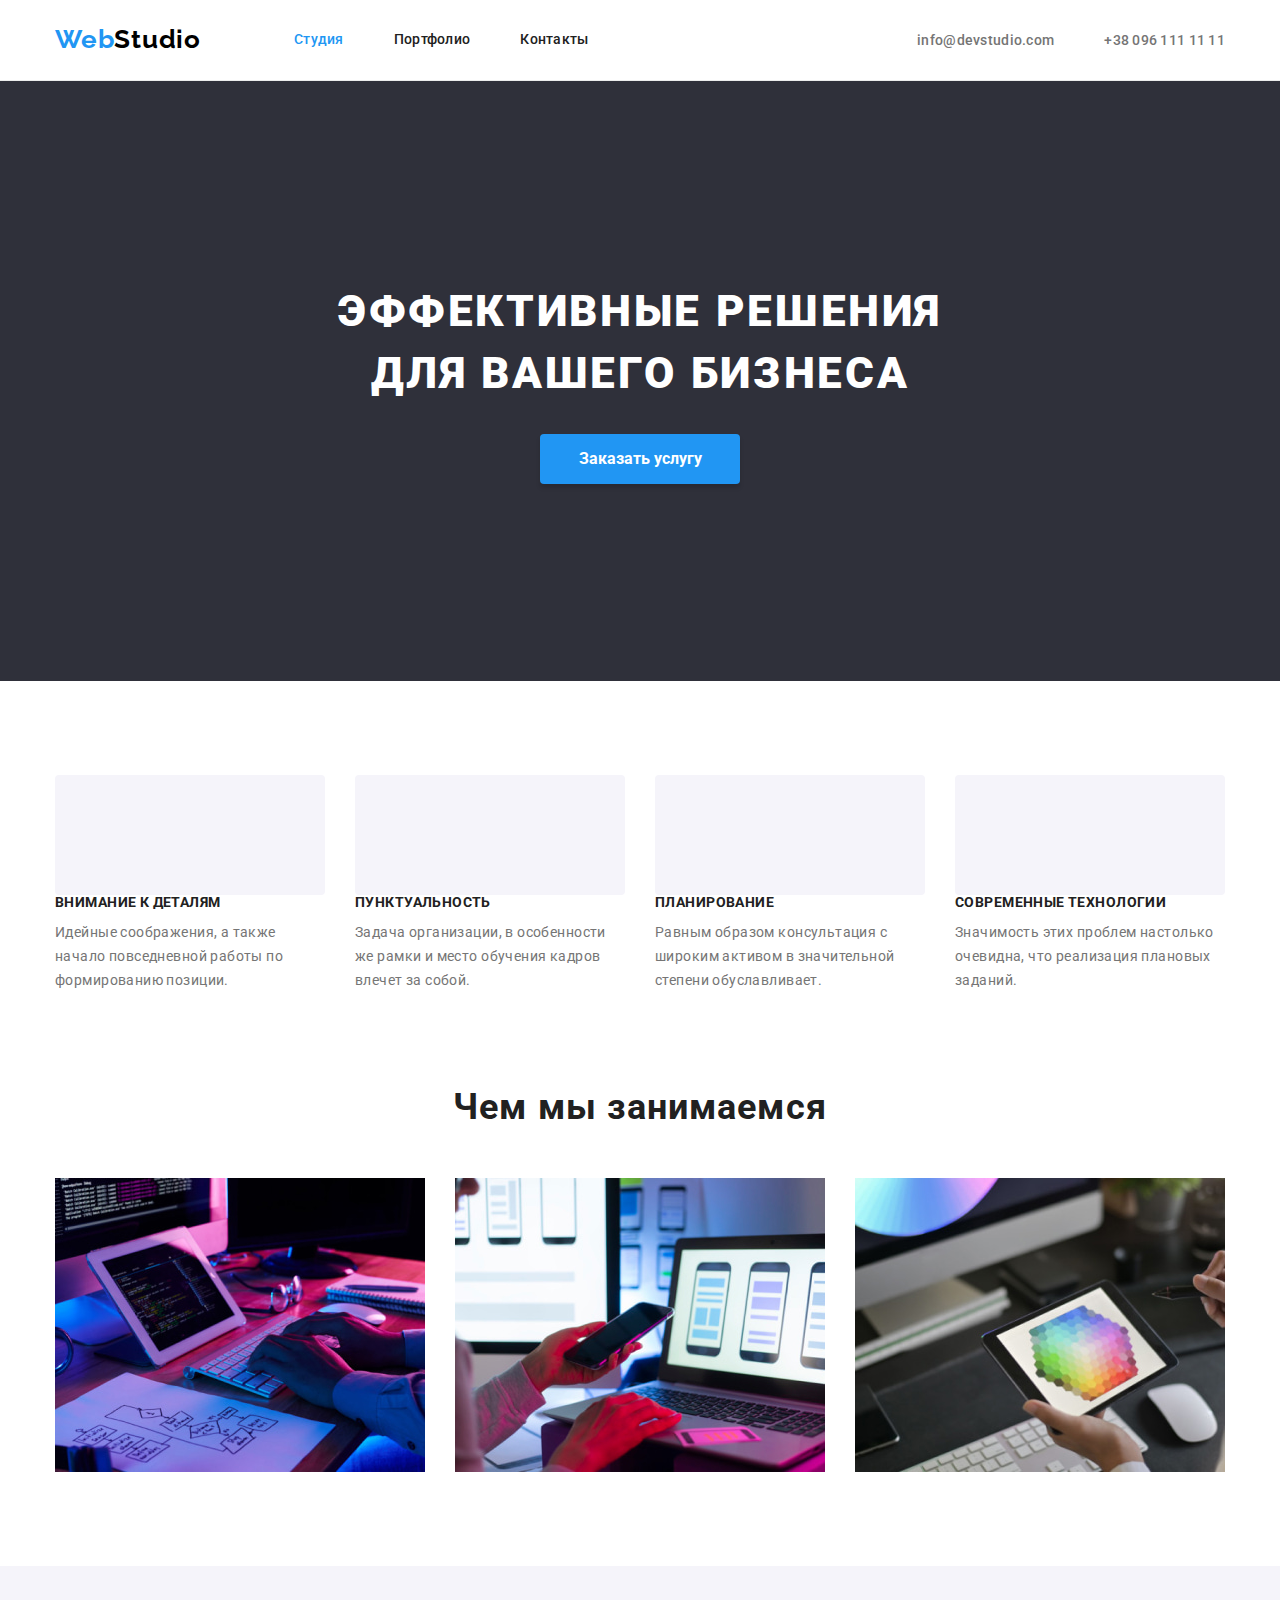
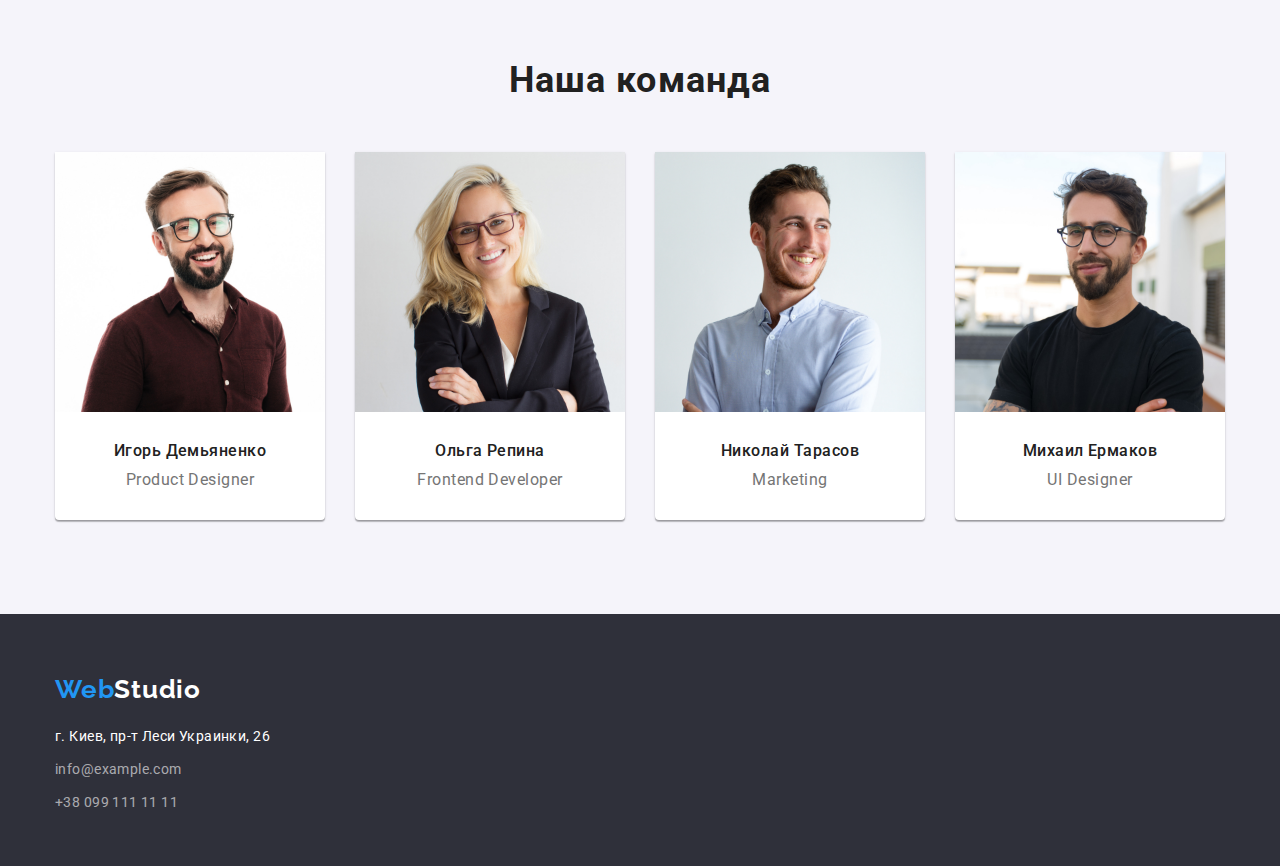
<file: index.html>
<!DOCTYPE html>
<html lang="ru">
  <head>
    <meta charset="UTF-8" />
    <meta http-equiv="X-UA-Compatible" content="IE=edge" />
    <meta name="viewport" content="width=device-width, initial-scale=1.0" />
    <title>WebStudio</title>
    <link rel="preconnect" href="https://fonts.googleapis.com" />
    <link rel="preconnect" href="https://fonts.gstatic.com" crossorigin />
    <link
      href="https://fonts.googleapis.com/css2?family=Raleway:wght@700&family=Roboto:wght@400;500;700;900&display=swap"
      rel="stylesheet"
    />
    <link
      rel="stylesheet"
      href="https://cdn.jsdelivr.net/npm/modern-normalize@1.1.0/modern-normalize.min.css"
    />
    <link rel="stylesheet" href="./css/styles.css" />
  </head>
  <body>
    <header class="header">
      <div class="container navigation">
        <nav class="nav">
          <a class="link logo" href="index.html"
            ><span class="color-web">Web</span
            ><span class="color-studio">Studio</span></a
          >
          <ul class="nav-list list">
            <li class="nav-item">
              <a class="link nav-link current" href="index.html">Студия</a>
            </li>
            <li class="nav-item">
              <a class="link nav-link" href="./portfolio.html"
                >Портфолио</a
              >
            </li>
            <li class="nav-item">
              <a class="link nav-link" href="">Контакты</a>
            </li>
          </ul>
        </nav>

        <ul class="contacts-list list">
          <li class="contacts-item">
            <a class="contacts-mail link" href="info@devstudio.com"
              >info@devstudio.com</a
            >
          </li>
          <li class="contacts-item">
            <a class="contacts-tel link" href="+380961111111"
              >+38 096 111 11 11</a
            >
          </li>
        </ul>
      </div>
    </header>

    <main>
      <section class="hero">
        <h1 class="hero-title">Эффективные решения</br> для вашего бизнеса</h1>
        <button class="button" type="button">Заказать услугу</button>
      </section>

      <section class="features">
        <div class="container features-cont">
          <h2 hidden>Особенности</h2>
          <ul class="features-list list">
            <li class="features-item">
              <h3 class="features-title-item">Внимание к деталям</h3>
              <p class="features-about">
                Идейные соображения, а также начало повседневной работы по
                формированию позиции.
              </p>
            </li>
            <li class="features-item">
              <h3 class="features-title-item">Пунктуальность</h3>
              <p class="features-about">
                Задача организации, в особенности же рамки и место обучения
                кадров влечет за собой.
              </p>
            </li>
            <li class="features-item">
              <h3 class="features-title-item">Планирование</h3>
              <p class="features-about">
                Равным образом консультация с широким активом в значительной
                степени обуславливает.
              </p>
            </li>
            <li class="features-item">
              <h3 class="features-title-item">Современные технологии</h3>
              <p class="features-about">
                Значимость этих проблем настолько очевидна, что реализация
                плановых заданий.
              </p>
            </li>
          </ul>
        </div>
      </section>

      <section class="work">
        <div class="container">
          <h2 class="title">Чем мы занимаемся</h2>
          <ul class="work-list list">
            <li class="work-list-item">
              <img
                class="image"
                src="./images/box/box1.jpg"
                alt="Декстопные приложения"
                width="370"
                height="294"
              />
            </li>
            <li class="work-list-item">
              <img
                class="image"
                src="./images/box/box2.jpg"
                alt="Мобильные приложения"
                width="370"
                height="294"
              />
            </li>
            <li class="work-list-item">
              <img
                class="image"
                src="./images/box/box3.jpg"
                alt="Дизайнерские решения"
                width="370"
                height="294"
              />
            </li>
          </ul>
        </div>
      </section>

      <section class="team">
        <div class="container">
          <h2 class="title">Наша команда</h2>
          <ul class="team-list list">
            <li class="team-card">
              <img
                class="image"
                src="./images/team/team_card1.jpg"
                alt="Product Designer"
                width="270"
              />
              <div class="card-member">
                <h3 class="team-member">Игорь Демьяненко</h3>
              <p class="position" lang="en">Product Designer</p>
              </div>
            </li>

            <li class="team-card">
              <img
                class="image"
                src="./images/team/team_card2.jpg"
                alt="Frontend Developer"
                width="270"
              />
              <div class="card-member">
                <h3 class="team-member">Ольга Репина</h3>
                <p class="position" lang="en">Frontend Developer</p>
              </div>
            </li> 

            <li class="team-card">
              <img
                class="image"
                src="./images/team/team_card3.jpg"
                alt="Marketing"
                width="270"
              />
              <div class="card-member">
                <h3 class="team-member">Николай Тарасов</h3>
              <p class="position" lang="en">Marketing</p>
              </div>
            </li>

            <li class="team-card">
              <img
                class="image"
                src="./images/team/team_card4.jpg"
                alt="UI Designer"
                width="270"
              />
              <div class="card-member">
                <h3 class="team-member">Михаил Ермаков</h3>
                <p class="position" lang="en">UI Designer</p>
              </div>
            </li>
          </ul>
        </div>
      </section>
    </main>

    <footer class="footer">
      <div class="container">
        <a class="link logo-footer" href="index.html"
          ><span class="color-web">Web</span
          ><span class="studio-color">Studio</span></a
        >
        <address class="address">
          <ul class="address-list list">
            <li class="address-item">
              <a class="map link" href="https://goo.gl/maps/xUEJ2qSx6mDGUgE29"
                >г. Киев, пр-т Леси Украинки, 26</a
              >
            </li>
            <li class="address-item">
              <a class="address-mail link" href="info@example.com"
                >info@example.com</a
              >
            </li>
            <li class="address-item">
              <a class="address-phone link" href="tel+380961111111"
                >+38 099 111 11 11</a
              >
            </li>
          </ul>
        </address>
      </div>
    </footer>
  </body>
</html>
</file>
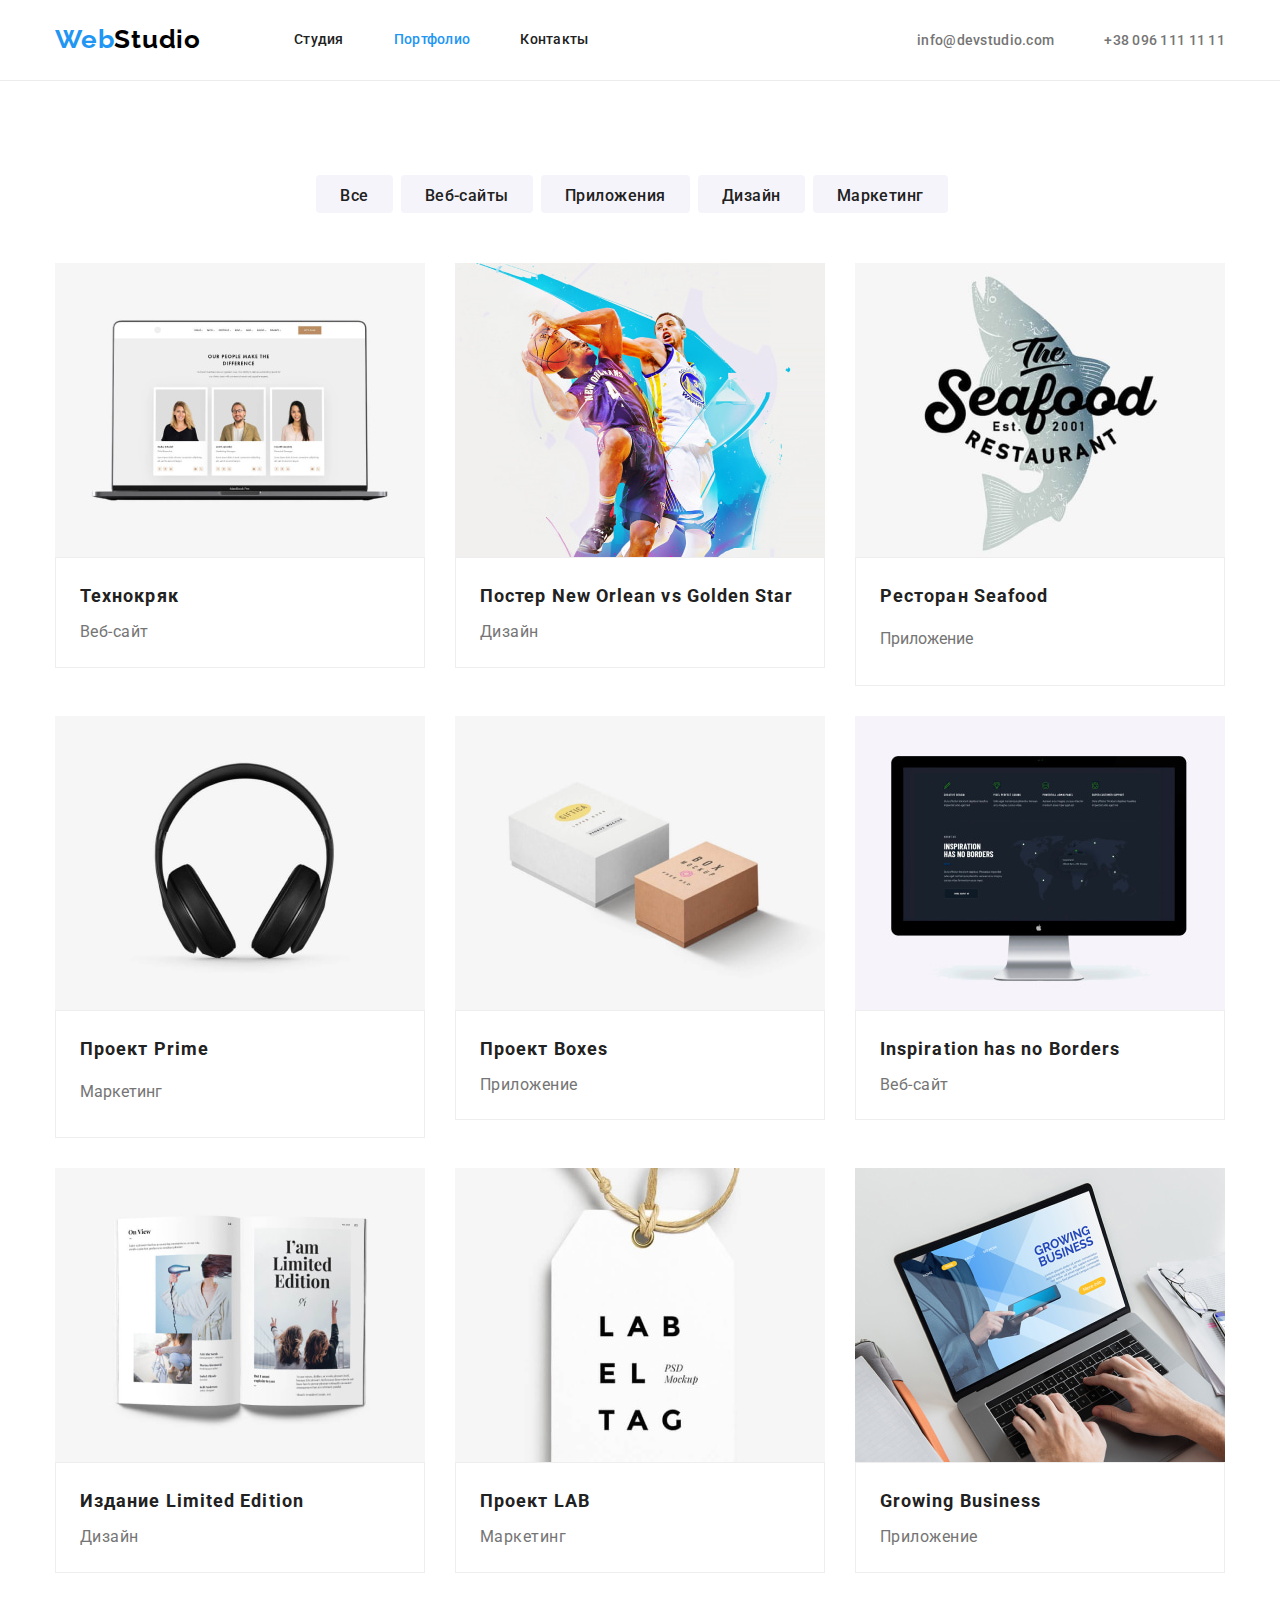
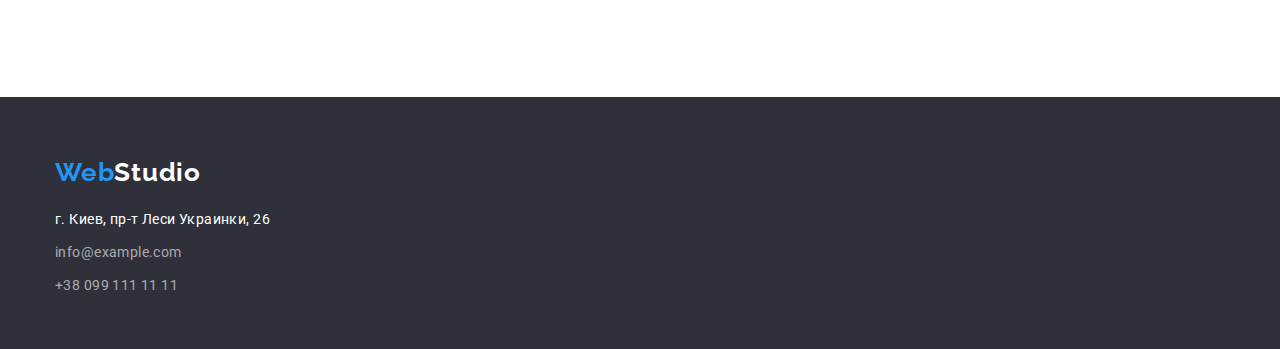
<file: portfolio.html>
<!DOCTYPE html>
<html lang="ru">
  <head>
    <meta charset="UTF-8" />
    <meta http-equiv="X-UA-Compatible" content="IE=edge" />
    <meta name="viewport" content="width=device-width, initial-scale=1.0" />
    <title>Portfolio</title>
    <link rel="preconnect" href="https://fonts.googleapis.com" />
    <link rel="preconnect" href="https://fonts.gstatic.com" crossorigin />
    <link
      href="https://fonts.googleapis.com/css2?family=Raleway:wght@700&family=Roboto:wght@400;500;700;900&display=swap"
      rel="stylesheet"
    />
    <link
      rel="stylesheet"
      href="https://cdn.jsdelivr.net/npm/modern-normalize@1.1.0/modern-normalize.min.css"
    />
    <link rel="stylesheet" href="./css/styles.css" />
  </head>
  <body>
    <header class="header">
      <div class="container navigation">
        <nav class="nav">
          <a class="link logo" href="index.html"
            ><span class="color-web">Web</span
            ><span class="color-studio">Studio</span></a
          >
          <ul class="nav-list list">
            <li class="nav-item">
              <a class="link nav-link" href="index.html">Студия</a>
            </li>
            <li class="nav-item">
              <a class="link nav-link current" href="./portfolio.html"
                >Портфолио</a
              >
            </li>
            <li class="nav-item">
              <a class="link nav-link" href="">Контакты</a>
            </li>
          </ul>
        </nav>

        <ul class="contacts-list list">
          <li class="contacts-item">
            <a class="contacts-mail link" href="info@devstudio.com"
              >info@devstudio.com</a
            >
          </li>
          <li class="contacts-item">
            <a class="contacts-tel link" href="+380961111111"
              >+38 096 111 11 11</a
            >
          </li>
        </ul>
      </div>
    </header>

    <main class="menue">
      <section class="menue-filters">
        <div class="container">
          <h1 hidden>Фильтры</h1>
          <ul class="menue-list">
            <li class="menue-item">
              <button class="menue-btn frst-btn" type="button">Все</button>
            </li>
            <li class="menue-item">
              <button class="menue-btn scnd-btn" type="button">
                Веб-сайты
              </button>
            </li>
            <li class="menue-item">
              <button class="menue-btn thrd-btn" type="button">
                Приложения
              </button>
            </li>
            <li class="menue-item">
              <button class="menue-btn frth-btn" type="button">Дизайн</button>
            </li>
            <li class="menue-item">
              <button class="menue-btn fth-btn" type="button">Маркетинг</button>
            </li>
          </ul>

          <h2 hidden>Портфолио</h2>
          <ul class="project-list">
            <li class="project-item">
              <img
                class="image"
                src="./images/portfolio/project1.jpg"
                alt="Web-site"
                width="370"
                height="294"
              />
              <div class="project-text">
                <h3 class="project-name">Технокряк</h3>
                <p class="project-type">Веб-сайт</p>
              </div>
            </li>

            <li class="project-item">
              <img
                class="image"
                src="./images/portfolio/project2.jpg"
                alt="Design"
                width="370"
                height="294"
              />

              <div class="project-text">
                <h3 class="project-name">Постер New Orlean vs Golden Star</h3>
                <p class="project-type">Дизайн</p>
              </div>
            </li>

            <li class="project-item">
              <img
                class="image"
                src="./images/portfolio/project3.jpg"
                alt="Application"
                width="370"
                height="294"
              />
              <div class="project-text">
                <h3 class="project-name">Ресторан Seafood</h3>
                <p class="project">Приложение</p>
              </div>
            </li>

            <li class="project-item">
              <img
                class="image"
                src="./images/portfolio/project4.jpg"
                alt="Marketing"
                width="370"
                height="294"
              />
              <div class="project-text">
                <h3 class="project-name">Проект Prime</h3>
                <p class="project">Маркетинг</p>
              </div>
            </li>

            <li class="project-item">
              <img
                class="image"
                src="./images/portfolio/project5.jpg"
                alt="Application"
                width="370"
                height="294"
              />
              <div class="project-text">
                <h3 class="project-name">Проект Boxes</h3>
                <p class="project-type">Приложение</p>
              </div>
            </li>

            <li class="project-item">
              <img
                class="image"
                src="./images/portfolio/project6.jpg"
                alt="Web-site"
                width="370"
                height="294"
              />
              <div class="project-text">
                <h3 class="project-name">Inspiration has no Borders</h3>
                <p class="project-type">Веб-сайт</p>
              </div>
            </li>

            <li class="project-item">
              <img
                class="image"
                src="./images/portfolio/project7.jpg"
                alt="Design"
                width="370"
                height="294"
              />
              <div class="project-text">
                <h3 class="project-name">Издание Limited Edition</h3>
                <p class="project-type">Дизайн</p>
              </div>
            </li>

            <li class="project-item">
              <img
                class="image"
                src="./images/portfolio/project8.jpg"
                alt="Marketing"
                width="370"
                height="294"
              />
              <div class="project-text">
                <h3 class="project-name">Проект LAB</h3>
                <p class="project-type">Маркетинг</p>
              </div>
            </li>

            <li class="project-item">
              <img
                class="image"
                src="./images/portfolio/project9.jpg"
                alt="Application"
                width="370"
                height="294"
              />
              <div class="project-text">
                <h3 class="project-name">Growing Business</h3>
                <p class="project-type">Приложение</p>
              </div>
            </li>
          </ul>
        </div>
      </section>
    </main>

    <footer class="footer">
      <div class="container">
        <a class="link logo-footer" href="index.html"
          ><span class="color-web">Web</span
          ><span class="studio-color">Studio</span></a
        >
        <address class="address">
          <ul class="address-list list">
            <li class="address-item">
              <a class="map link" href="https://goo.gl/maps/xUEJ2qSx6mDGUgE29"
                >г. Киев, пр-т Леси Украинки, 26</a
              >
            </li>
            <li class="address-item">
              <a class="address-mail link" href="info@example.com"
                >info@example.com</a
              >
            </li>
            <li class="address-item">
              <a class="address-phone link" href="tel+380961111111"
                >+38 099 111 11 11</a
              >
            </li>
          </ul>
        </address>
      </div>
    </footer>
  </body>
</html>
</file>
<file: css/styles.css>
:root {
  --main-font: "Roboto", sans-serif;
  --secondary-font: "Raleway", sans-serif;
  --primary-text-color: #757575;
  --secondary-lite-txt: #ffffff;
  --secondary-text-color: #212121;
  --logo-txt-color: #000000;
  --accent-text: #2196f3;
  --button-accent: #188ce8;

  --primary-light-bg: #ffffff;
  --secondary-light-bg: #F5F4FA;
  --primary-dark-bg: #2f303a;
  --header-line: #ECECEC;
  --card-border:#EEEEEE;
}

body {
  font-family: "Roboto", sans-serif;
  color: var(--primary-text-color);
  background-color: var(--primary-light-bg);
  font-size: 14px
  font-weight: 400;
}



.container {
  /* outline: 2px solid #188ce8; */
  width: 1200px;
  padding-left: 15px;
  padding-right: 15px;
  margin-left: auto;
  margin-right: auto;
}


ul {
  margin: 0px;
  padding: 0;
  list-style: none;
}


li {
  margin: 0;
  padding: 0;
}

.link {
  text-decoration: none;
}


h1, h2, h3, {
  margin: 0px;
  padding: 0px ;
}


.header {
  border-bottom: 1px solid  var(--header-line);
}

.navigation {
  display: flex;
  align-items: center;
  justify-content:space-between;
}

.logo {
  padding-top: 24px;
  padding-bottom: 25px;
  margin-left: auto;
  margin-right: 93px;
}

.nav {
  display: flex;
}

.nav-list {
  display: flex;
  margin-right: 93px;
}

.nav-item>.current {
color: var(--accent-text)
}

.nav-link {
  display: block;
  padding-top: 32px;
  padding-bottom: 32px;
  font-family: Roboto;
  font-weight: 500;
  font-size: 14px;
  line-height: 1.14;
  letter-spacing: 0.02em;
  color: var(--secondary-text-color);
}

.nav-list .nav-item + .nav-item {
  margin-left: 50px;
}

.nav-link:hover,
.nav-link:focus {
  color: var(--accent-text);
}


.color-web {
  font-family: Raleway;
  font-weight: bold;
  font-size: 26px;
  line-height: 1.2;
  letter-spacing: 0.03em;
  color: var(--accent-text);
}

.color-studio {
  font-family: Raleway;
  font-weight: bold;
  font-size: 26px;
  line-height: 1.2;
  letter-spacing: 0.03em;
  color: var(--logo-txt-color);
}


.contacts-list {
  display: flex;
  margin-left: auto;
}

.contacts-item {
  margin-left: 50px;
}

.contacts-mail,
.contacts-tel {
  padding-top: 20px;
  padding-bottom: 20px;
  font-family: Roboto;
  font-weight: 500;
  font-size: 14px;
  line-height: 1.15;
  letter-spacing: 0.02em;
  color: var(--primary-text-color);
}

.contacts-tel:hover,
.contacts-tel:focus {
  color: var(--accent-text);
}

.contacts-mail:hover,
.contacts-mail:focus {
  color: var(--accent-text);
}


.hero {
  height: 600px;
  padding-top: 200px;
  padding-bottom: 200px;
  text-align:center;
  background: var(--primary-dark-bg);
}

.hero-title {
  text-align: center;
  margin-top: 0px;
  margin-bottom: 30px;
  color: var(--secondary-lite-txt);

  font-family: Roboto;
  font-weight: 900;
  font-size: 44px;
  text-align: center;
  line-height: 1.4;
  letter-spacing: 0.06em;
  text-transform: uppercase;
}


.button {
  padding: 10px 32px;
  min-width: 200px;
  height: 50px;
  margin-bottom: 0px;

  font-family: Roboto;
  font-weight: 700;
  font-size: 16px;
  text-align: center;

  color: var(--secondary-lite-txt);
  background-color: var(--accent-text);
  box-shadow: 0px 4px 4px rgba(0, 0, 0, 0.15);
  border-radius: 4px;
  border: transparent;
}

.button:hover,
.button:focus {
  background: var(--button-accent);
  cursor: pointer;
}

.features {
  padding-top: 94px;
  padding-bottom: 94px;
}

.features-cont {
  justify-content: center;
}

.features-list {
  display: flex;
  list-style: none;
  padding-bottom: 94px;
  margin: 0;
  padding: 0;
 
} 

.features-item::before {
  display: block;
  content: "";
  height: 120px;
  background: var(--secondary-light-bg);
  border-radius: 4px;
  background-image: url(../);
  background-size: contain;
  background-repeat: no-repeat;
}

.features-item {
  width: 270px;
  text-align:start;
}

.features-item +.features-item  {
  margin-left: 30px;
}

.features-title-item {
  margin-top: 0px;
  margin-bottom: 0px;
  padding-bottom: 10px;
  font-family: Roboto;
  font-weight: bold;
  font-size: 14px;
  line-height: 1.14;
  letter-spacing: 0.03em;
  text-transform: uppercase;
  color: var(--secondary-text-color);
}

.features-about {
  margin-top: 0px;
  margin-bottom: 0px;
  font-family: Roboto;
  font-weight: normal;
  font-size: 14px;
  line-height: 1.7;
  letter-spacing: 0.03em;
  color: var(--primary-text-color);
}

.work {
  padding-bottom: 94px;
  display: flex;
  text-align:justify
}

.work-list-item {
  display: flex;
  width: 370px;
  margin-left: 0px;
  margin-right: 30px;
}

.work-list-item:last-child {
  margin-right: 0px;
}

.work-list {
  display: flex;
}

.title {
  margin-top: 0px;
  padding-top: 0px;
  margin-bottom: 50px;
  font-family: Roboto;
  font-weight: bold;
  font-size: 36px;
  line-height: 1.16;
  text-align: center;
  letter-spacing: 0.03em;
  color: var(--secondary-text-color);
}

.team {
  padding-top: 94px;
  padding-bottom: 94px;
  display: flex;
  align-items: center;
  background: var(--secondary-light-bg);
}

.team-title  {
  margin-top: 0px;
  padding-top: 0px;
}

.team-list {
  display: flex;
}

.team-card {
  margin-left: 30px;
  background-color: var(--primary-light-bg);
  box-shadow: 0px 1px 3px rgba(0, 0, 0, 0.12), 0px 1px 1px rgba(0, 0, 0, 0.14), 0px 2px 1px rgba(0, 0, 0, 0.2);
border-radius: 0px 0px 4px 4px;
}

.team-card:first-child {
  margin-left: 0px;
}

.team-member {
  margin-top: 0px;
  margin-bottom: 10px;
  font-family: Roboto;
  font-weight: 500;
  font-size: 16px;
  line-height: 1.18;
  text-align: center;
  letter-spacing: 0.03em;
  color: var(--secondary-text-color);
}

.position {
  margin-top: 0px;
  margin-bottom: 0px;
  font-family: Roboto;
  font-weight: normal;
  font-size: 16px;
  line-height: 1.18;
  text-align: center;
  letter-spacing: 0.03em;
  color: var(--primary-text-color);
}

.card-member {
  padding-top: 30px;
  padding-bottom: 30px;
}


.footer {
  height: 252px;
  text-align: left;
  background-color: var(--primary-dark-bg);
  padding-top: 60px;
  padding-bottom: 60px;
}

.address-item:not(:last-child) {
  margin-bottom: 9px;
}

.logo-footer {
  display: inline-block;
 margin-bottom: 20px;
}

.studio-color {
  font-family: Raleway;
  font-weight: bold;
  font-size: 26px;
  line-height: 1.2;
  letter-spacing: 0.03em;
  color: var(--secondary-lite-txt);
}

.map {
  font-family: Roboto;
  font-style: normal;
  font-weight: normal;
  font-size: 14px;
  line-height: 1.7;
  letter-spacing: 0.03em;
  color: var(--secondary-lite-txt);
}

.address-phone, .address-mail {
  font-family: Roboto;
  font-style: normal;
  font-weight: normal;
  font-size: 14px;
  line-height: 1.7;
  letter-spacing: 0.03em;
  color: rgba(255, 255, 255, 0.6);
  list-style: none;
  text-decoration: none;
}


/* Portfolio */

.menue {
  background-color: var(--primary-light-bg);
}

.menue-filters {
  padding-top: 94px;
  padding-bottom: 94px;
}

.menue-list {
  display: flex;
  margin-right: 8px;
  margin-bottom: 50px;
  justify-content: center;
}

.menue-item {
 margin-right: 8px;
}

.menue-list:not(:last-child) {
  margin-right: 8px;
}

.frst-btn {
  min-width: 73px;
}

.scnd-btn {
  min-width: 128px;
  border-radius: 4px;
}
.thrd-btn {
  min-width: 145px;
  border-radius: 4px;
}
.frth-btn {
  min-width: 103px;
  border-radius: 4px;
}

.fth-btn {
  min-width: 130px;
  border-radius: 4px;
}

.menue-btn {
  display: inline-block;
  margin-bottom: 0px;
  padding: 6px 22px;
  height: 38px;
  border-radius: 4px;
  border-color: transparent;
  background-color: var(--secondary-light-bg);
  color: var(--secondary-text-color);
  
  font-family: Roboto;
  font-weight: 500;
  font-size: 16px;
  line-height: 1.6;
  text-align: center;
  letter-spacing: 0.03em;
}

.menue-btn:hover,
.menue-btn:focus {
  background-color: var(--accent-text);
  color: var(--secondary-lite-txt);
  cursor: pointer;
}

.menue-filters {
  display: flex;
  align-items: center;
}

.image {
  display: block;
  margin: 0px;
}

 
.project-list {
  display: flex;
  flex-wrap: wrap;
  justify-content: center;
}

.project-item {
  box-sizing: border-box;
  margin-top: 0px;
  margin-left: 30px;
  margin-right: 0px;
  margin-bottom: 30px;
  width: 370px;
  background-color: var(--primary-light-bg);
}

.project-item:nth-child(3n + 1) {
  margin-left: 0px;
}
.project-item:nth-child(- n + 3) {
  padding-top: 0px;
}

.project-item:nth-last-child(- n + 3) {
  margin-bottom: 0px;
}

.project-text {
  display: block;
  border: 1px solid var(--card-border);
  padding: 20px 24px;
}
  

.project-name {
  margin-top: 0px;
  margin-bottom: 4px;
  color: var(--secondary-text-color);
    
  font-family: Roboto;
  font-weight: bold;
  font-size: 18px;
  line-height: 2;
  letter-spacing: 0.06em;
}

.project-type {
  margin-top: 0px;
  margin-bottom: 0px;
  font-family: Roboto;
  font-weight: normal;
  font-size: 16px;
  line-height: 1.8;
  letter-spacing: 0.03em;
}
</file>
